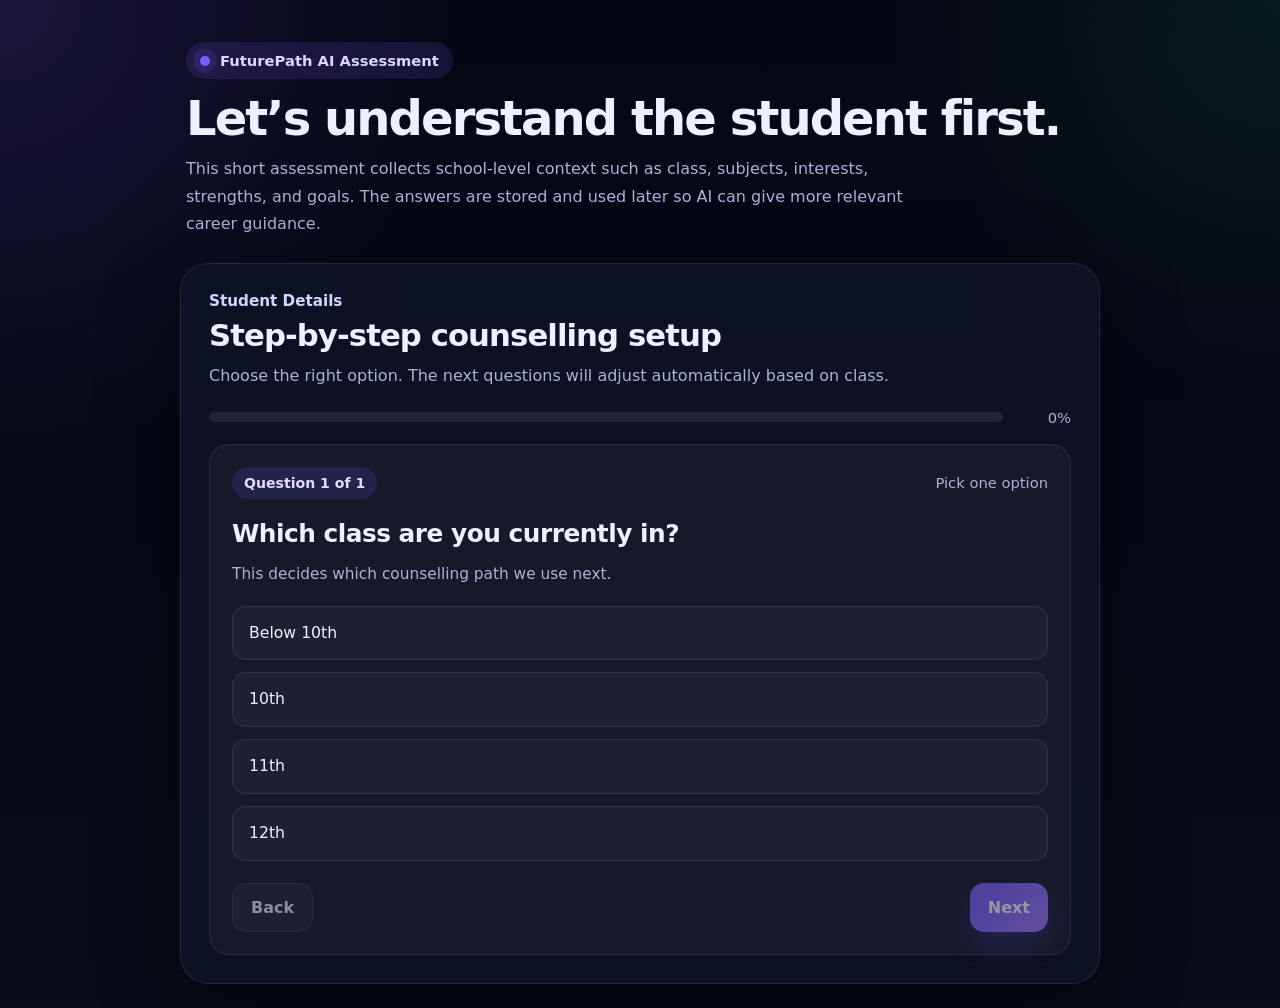
<file: assessment.html>
<!DOCTYPE html>
<html lang="en">
<head>
  <meta charset="UTF-8" />
  <meta name="viewport" content="width=device-width, initial-scale=1.0" />
  <title>FuturePath AI | Assessment</title>
  <style>
    :root {
      --bg: #070b17;
      --panel: rgba(15, 20, 40, 0.82);
      --panel-2: rgba(255, 255, 255, 0.04);
      --border: rgba(255, 255, 255, 0.09);
      --text: #edf1ff;
      --muted: #aab3d6;
      --accent: #7c5cff;
      --accent-2: #22c55e;
      --accent-3: #38bdf8;
      --shadow: 0 22px 80px rgba(0, 0, 0, 0.38);
      --radius-xl: 28px;
      --radius-lg: 20px;
      --radius-md: 14px;
      --transition: 200ms ease;
    }

    * { box-sizing: border-box; }
    html, body {
      margin: 0;
      min-height: 100%;
      font-family: Inter, ui-sans-serif, system-ui, -apple-system, BlinkMacSystemFont, "Segoe UI", sans-serif;
      background:
        radial-gradient(circle at top left, rgba(124, 92, 255, 0.16), transparent 28%),
        radial-gradient(circle at top right, rgba(34, 197, 94, 0.10), transparent 24%),
        linear-gradient(180deg, #050714 0%, #070b17 100%);
      color: var(--text);
    }

    .page {
      min-height: 100vh;
      padding: 24px;
      display: grid;
      place-items: center;
    }

    .container {
      width: min(920px, 100%);
    }

    .hero {
      margin-bottom: 18px;
      padding: 18px 6px 8px;
    }

    .badge {
      display: inline-flex;
      align-items: center;
      gap: 10px;
      padding: 10px 14px;
      border-radius: 999px;
      background: rgba(124, 92, 255, 0.14);
      color: #ddd6ff;
      font-size: 0.92rem;
      font-weight: 700;
      margin-bottom: 14px;
    }

    .badge .dot {
      width: 10px;
      height: 10px;
      border-radius: 50%;
      background: var(--accent);
      box-shadow: 0 0 0 7px rgba(124, 92, 255, 0.14);
    }

    .hero h1 {
      margin: 0;
      font-size: clamp(2rem, 4vw, 3rem);
      line-height: 1.05;
      letter-spacing: -0.04em;
    }

    .hero p {
      margin: 12px 0 0;
      max-width: 72ch;
      color: var(--muted);
      line-height: 1.7;
      font-size: 1rem;
    }

    .card {
      border: 1px solid var(--border);
      background: var(--panel);
      box-shadow: var(--shadow);
      backdrop-filter: blur(16px);
      border-radius: var(--radius-xl);
      padding: 28px;
    }

    .topline {
      display: flex;
      align-items: flex-start;
      justify-content: space-between;
      gap: 14px;
      margin-bottom: 16px;
    }

    .topline .meta {
      color: #cfd6ff;
      font-weight: 700;
      font-size: 0.95rem;
      margin-bottom: 8px;
    }

    .topline h2 {
      margin: 0;
      font-size: clamp(1.35rem, 2.4vw, 2rem);
      letter-spacing: -0.03em;
      line-height: 1.15;
    }

    .topline .desc {
      margin: 10px 0 0;
      color: var(--muted);
      line-height: 1.6;
      max-width: 68ch;
    }

    .progress-wrap {
      display: flex;
      align-items: center;
      gap: 12px;
      margin: 20px 0 18px;
    }

    .progress-bar {
      flex: 1;
      height: 10px;
      border-radius: 999px;
      overflow: hidden;
      background: rgba(255, 255, 255, 0.08);
    }

    .progress-fill {
      width: 0%;
      height: 100%;
      border-radius: inherit;
      background: linear-gradient(90deg, var(--accent), #9f7bff);
      transition: width var(--transition);
    }

    .progress-text {
      min-width: 56px;
      text-align: right;
      color: var(--muted);
      font-size: 0.92rem;
    }

    .question-shell {
      border-radius: var(--radius-lg);
      border: 1px solid rgba(255, 255, 255, 0.08);
      background: rgba(255, 255, 255, 0.035);
      padding: 22px;
      min-height: 330px;
      display: flex;
      flex-direction: column;
      gap: 18px;
    }

    .question-header {
      display: flex;
      align-items: center;
      justify-content: space-between;
      gap: 12px;
      flex-wrap: wrap;
    }

    .step-pill {
      display: inline-flex;
      align-items: center;
      padding: 8px 12px;
      border-radius: 999px;
      background: rgba(124, 92, 255, 0.14);
      color: #e3dbff;
      font-size: 0.88rem;
      font-weight: 700;
    }

    .hint {
      color: var(--muted);
      font-size: 0.92rem;
    }

    .question-title {
      margin: 0;
      font-size: clamp(1.2rem, 2.1vw, 1.55rem);
      line-height: 1.35;
      letter-spacing: -0.02em;
    }

    .question-help {
      margin: -6px 0 0;
      color: var(--muted);
      line-height: 1.65;
      font-size: 0.96rem;
    }

    .options {
      display: grid;
      gap: 12px;
    }

    .option-btn {
      width: 100%;
      border: 1px solid rgba(255, 255, 255, 0.09);
      background: rgba(255, 255, 255, 0.03);
      color: var(--text);
      border-radius: var(--radius-md);
      padding: 15px 16px;
      text-align: left;
      cursor: pointer;
      font: inherit;
      font-size: 0.98rem;
      line-height: 1.45;
      transition: transform var(--transition), background var(--transition), border-color var(--transition);
    }

    .option-btn:hover,
    .option-btn:focus-visible {
      transform: translateY(-1px);
      border-color: rgba(124, 92, 255, 0.55);
      background: rgba(124, 92, 255, 0.12);
      outline: none;
    }

    .option-btn.selected {
      border-color: rgba(124, 92, 255, 0.9);
      background: rgba(124, 92, 255, 0.17);
    }

    .chips {
      display: flex;
      flex-wrap: wrap;
      gap: 10px;
    }

    .chip {
      border: 1px solid rgba(255, 255, 255, 0.10);
      background: rgba(255, 255, 255, 0.04);
      color: var(--text);
      padding: 11px 14px;
      border-radius: 999px;
      cursor: pointer;
      font: inherit;
      font-size: 0.94rem;
      transition: background var(--transition), border-color var(--transition), transform var(--transition);
    }

    .chip:hover,
    .chip:focus-visible {
      transform: translateY(-1px);
      border-color: rgba(124, 92, 255, 0.55);
      background: rgba(124, 92, 255, 0.12);
      outline: none;
    }

    .chip.selected {
      border-color: rgba(124, 92, 255, 0.9);
      background: rgba(124, 92, 255, 0.18);
    }

    .multi-note {
      margin: -2px 0 0;
      color: var(--muted);
      font-size: 0.9rem;
    }

    .other-wrap {
      display: none;
      margin-top: 6px;
    }

    .other-wrap.show {
      display: block;
    }

    .other-input {
      width: 100%;
      padding: 15px 16px;
      border-radius: var(--radius-md);
      border: 1px solid rgba(255, 255, 255, 0.10);
      background: rgba(8, 12, 28, 0.68);
      color: var(--text);
      font: inherit;
      outline: none;
      transition: border-color var(--transition), background var(--transition);
    }

    .other-input:focus {
      border-color: rgba(124, 92, 255, 0.75);
      background: rgba(10, 16, 36, 0.84);
    }

    .actions {
      display: flex;
      gap: 12px;
      justify-content: space-between;
      flex-wrap: wrap;
      margin-top: auto;
      padding-top: 4px;
    }

    .btn {
      border: 0;
      border-radius: 14px;
      padding: 14px 18px;
      font: inherit;
      font-weight: 800;
      cursor: pointer;
      transition: transform var(--transition), opacity var(--transition), background var(--transition);
    }

    .btn:hover,
    .btn:focus-visible {
      transform: translateY(-1px);
      outline: none;
    }

    .btn-secondary {
      background: rgba(255, 255, 255, 0.06);
      color: var(--text);
      border: 1px solid rgba(255, 255, 255, 0.1);
    }

    .btn-primary {
      background: linear-gradient(135deg, var(--accent), #9f7bff);
      color: white;
      box-shadow: 0 14px 30px rgba(124, 92, 255, 0.25);
    }

    .btn:disabled {
      cursor: not-allowed;
      opacity: 0.55;
      transform: none;
    }

    .summary {
      display: none;
      margin-top: 16px;
      border-radius: var(--radius-lg);
      border: 1px solid rgba(255, 255, 255, 0.08);
      background: rgba(255, 255, 255, 0.04);
      padding: 18px;
    }

    .summary.show {
      display: block;
    }

    .summary h3 {
      margin: 0 0 10px;
      font-size: 1.05rem;
    }

    .summary p {
      margin: 0;
      color: var(--muted);
      line-height: 1.65;
      font-size: 0.95rem;
    }

    .next-steps {
      display: none;
      margin-top: 16px;
      border-radius: var(--radius-lg);
      border: 1px solid rgba(255, 255, 255, 0.08);
      background: rgba(255, 255, 255, 0.04);
      padding: 20px;
    }

    .next-steps.show {
      display: block;
    }

    .next-steps h3 {
      margin: 0 0 10px;
      font-size: 1.05rem;
    }

    .next-steps p {
      margin: 0 0 14px;
      color: var(--muted);
      line-height: 1.65;
      font-size: 0.95rem;
    }

    .choice-grid {
      display: grid;
      grid-template-columns: repeat(2, minmax(0, 1fr));
      gap: 12px;
    }

    .choice-card {
      border-radius: 18px;
      border: 1px solid rgba(255, 255, 255, 0.08);
      background: rgba(2, 6, 23, 0.35);
      padding: 16px;
      text-align: left;
      display: grid;
      gap: 8px;
      transition: transform var(--transition), border-color var(--transition), background var(--transition);
    }

    .choice-card:hover,
    .choice-card:focus-visible {
      transform: translateY(-2px);
      border-color: rgba(124, 92, 255, 0.45);
      background: rgba(124, 92, 255, 0.08);
      outline: none;
    }

    .choice-card strong {
      font-size: 1rem;
    }

    .choice-card span {
      color: var(--muted);
      font-size: 0.92rem;
      line-height: 1.5;
    }

    .hidden {
      display: none !important;
    }

    @media (max-width: 640px) {
      .page { padding: 14px; }
      .hero { padding: 6px 2px 10px; }
      .card { padding: 18px; border-radius: 22px; }
      .question-shell { padding: 18px; min-height: 0; }
      .actions { flex-direction: column-reverse; }
      .btn { width: 100%; }
      .progress-wrap { margin-top: 16px; }
      .choice-grid { grid-template-columns: 1fr; }
    }
  </style>
</head>
<body>
  <main class="page">
    <div class="container">
      <header class="hero">
        <div class="badge"><span class="dot"></span> FuturePath AI Assessment</div>
        <h1>Let’s understand the student first.</h1>
        <p>
          This short assessment collects school-level context such as class, subjects, interests, strengths, and goals.
          The answers are stored and used later so AI can give more relevant career guidance.
        </p>
      </header>

      <section class="card" aria-label="Assessment form">
        <div class="topline">
          <div>
            <div class="meta" id="sectionMeta">Student Details</div>
            <h2 id="formTitle">Step-by-step counselling setup</h2>
            <p class="desc" id="formDesc">Choose the right option for each question. The flow will change based on class.</p>
          </div>
        </div>

        <div class="progress-wrap" aria-label="Progress bar">
          <div class="progress-bar"><div class="progress-fill" id="progressFill"></div></div>
          <div class="progress-text" id="progressText">0%</div>
        </div>

        <div class="question-shell" id="questionShell">
          <div class="question-header">
            <span class="step-pill" id="stepPill">Question 1 of 1</span>
            <span class="hint" id="questionHint">Pick one option</span>
          </div>

          <h3 class="question-title" id="questionTitle"></h3>
          <p class="question-help" id="questionHelp"></p>

          <div id="questionArea"></div>

          <div class="other-wrap" id="otherWrap">
            <input id="otherInput" class="other-input" type="text" placeholder="Type your answer here" />
          </div>

          <div class="actions">
            <button class="btn btn-secondary" id="backBtn" type="button">Back</button>
            <button class="btn btn-primary" id="nextBtn" type="button">Next</button>
          </div>
        </div>

        <div class="summary" id="summaryBox">
          <h3>Profile saved</h3>
          <p>Your assessment data has been saved locally. Choose the next step below.</p>
        </div>

        <div class="next-steps" id="nextStepsBox">
          <h3>What would you like to do next?</h3>
          <p>You can take a personalized quiz first, or go straight to the chatbot for career guidance.</p>

          <div class="choice-grid">
            <button class="choice-card" id="goQuizBtn" type="button">
              <strong>Take Personalized Quiz</strong>
              <span>Answer a short quiz based on your assessment to refine your career match.</span>
            </button>

            <button class="choice-card" id="goChatBtn" type="button">
              <strong>Talk to Chatbot Directly</strong>
              <span>Skip the quiz and move straight to AI counselling with your assessment profile.</span>
            </button>
          </div>
        </div>
      </section>
    </div>
  </main>

  <script>
    const questionSets = {
      initial: [
        {
          id: "classLevel",
          title: "Which class are you currently in?",
          help: "This decides which counselling path we use next.",
          type: "single",
          sectionTitle: "Student Details",
          options: ["Below 10th", "10th", "11th", "12th"]
        }
      ],
      lowerSchool: [
        {
          id: "subjects",
          title: "Which subjects do you enjoy the most?",
          help: "Select one or more subjects. Choose Other if your subject is not listed.",
          type: "multi",
          sectionTitle: "Stream Selection",
          options: ["Science", "Math", "Social Science", "English", "Computer", "Other"]
        },
        {
          id: "interests",
          title: "What are your interests?",
          help: "These help us understand what kind of stream may suit the student.",
          type: "multi",
          sectionTitle: "Stream Selection",
          options: ["Technology", "Medical / Biology", "Business", "Creative (Art, Design)", "Helping people", "Other"]
        },
        {
          id: "strengths",
          title: "What are your strengths?",
          help: "Pick the qualities that describe you best.",
          type: "multi",
          sectionTitle: "Stream Selection",
          options: ["Logical thinking", "Creativity", "Communication", "Practical skills", "Other"]
        },
        {
          id: "priority",
          title: "What matters most to you?",
          help: "This helps the system understand the student’s priorities.",
          type: "single",
          sectionTitle: "Stream Selection",
          options: ["High salary", "Passion", "Job stability", "Business", "Other"]
        }
      ],
      seniorSchool: [
        {
          id: "stream",
          title: "Which stream are you studying now?",
          help: "Use school-friendly terms for the stream.",
          type: "single",
          sectionTitle: "Career Guidance",
          options: ["Science (Medical)", "Science (Non-Medical)", "Commerce", "Arts"]
        },
        {
          id: "subjects",
          title: "Which subjects do you like the most?",
          help: "Select one or more subjects. These help us suggest courses after school.",
          type: "multi",
          sectionTitle: "Career Guidance",
          options: ["Physics", "Chemistry", "Biology", "Math", "Accountancy", "Economics", "Business Studies", "History", "Political Science", "English", "Computer Science", "Other"]
        },
        {
          id: "interests",
          title: "What are your interests?",
          help: "Choose the areas that feel most exciting to you.",
          type: "multi",
          sectionTitle: "Career Guidance",
          options: ["Technology / Coding", "Medical", "Finance", "Design / Creativity", "Government jobs", "Teaching", "Helping people", "Other"]
        },
        {
          id: "strengths",
          title: "What are your strengths?",
          help: "Choose the qualities that match you best.",
          type: "multi",
          sectionTitle: "Career Guidance",
          options: ["Problem solving", "Communication", "Creativity", "Leadership", "Analytical thinking", "Other"]
        },
        {
          id: "goal",
          title: "What is your main goal right now?",
          help: "This helps us suggest careers and courses in the right direction.",
          type: "single",
          sectionTitle: "Career Guidance",
          options: ["Job", "Higher studies", "Business", "Government job", "Other"]
        }
      ]
    };

    const state = {
      flow: "initial",
      questions: questionSets.initial.slice(),
      index: 0,
      answers: {},
      selectedSingle: null,
      selectedMulti: [],
      otherValue: ""
    };

    const ui = {
      sectionMeta: document.getElementById("sectionMeta"),
      formTitle: document.getElementById("formTitle"),
      formDesc: document.getElementById("formDesc"),
      progressFill: document.getElementById("progressFill"),
      progressText: document.getElementById("progressText"),
      stepPill: document.getElementById("stepPill"),
      questionHint: document.getElementById("questionHint"),
      questionTitle: document.getElementById("questionTitle"),
      questionHelp: document.getElementById("questionHelp"),
      questionArea: document.getElementById("questionArea"),
      otherWrap: document.getElementById("otherWrap"),
      otherInput: document.getElementById("otherInput"),
      backBtn: document.getElementById("backBtn"),
      nextBtn: document.getElementById("nextBtn"),
      questionShell: document.getElementById("questionShell"),
      summaryBox: document.getElementById("summaryBox"),
      nextStepsBox: document.getElementById("nextStepsBox"),
      goQuizBtn: document.getElementById("goQuizBtn"),
      goChatBtn: document.getElementById("goChatBtn")
    };

    function getCurrentQuestion() {
      return state.questions[state.index];
    }

    function getProgressPercent() {
      const total = state.questions.length;
      if (total <= 1) return 0;
      return Math.round((state.index / total) * 100);
    }

    function updateProgress() {
      const percent = getProgressPercent();
      ui.progressFill.style.width = `${percent}%`;
      ui.progressText.textContent = `${percent}%`;
      ui.stepPill.textContent = `Question ${Math.min(state.index + 1, state.questions.length)} of ${state.questions.length}`;
    }

    function setFlow(flow) {
      state.flow = flow;
      state.questions = [questionSets.initial[0], ...(flow === "lowerSchool" ? questionSets.lowerSchool : questionSets.seniorSchool)];
      state.index = 1;
      state.selectedSingle = null;
      state.selectedMulti = [];
      state.otherValue = "";
      renderQuestion();
    }

    function showOtherInput(show) {
      ui.otherWrap.classList.toggle("show", show);
      if (show) ui.otherInput.focus();
      else ui.otherInput.value = "";
    }

    function renderQuestion() {
      const q = getCurrentQuestion();
      if (!q) return;

      ui.sectionMeta.textContent = q.sectionTitle || "Student Details";
      ui.formTitle.textContent = state.index === 0 ? "Step-by-step counselling setup" : (q.sectionTitle || "Counselling setup");
      ui.formDesc.textContent = state.index === 0
        ? "Choose the right option. The next questions will adjust automatically based on class."
        : (q.help || "");

      ui.questionTitle.textContent = q.title;
      ui.questionHelp.textContent = q.help || "";
      ui.questionHint.textContent = q.type === "single" ? "Pick one option" : "Pick one or more options";

      ui.questionArea.innerHTML = "";
      ui.otherWrap.classList.remove("show");
      ui.otherInput.value = "";

      if (q.type === "single") {
        const wrap = document.createElement("div");
        wrap.className = "options";

        q.options.forEach((option) => {
          const btn = document.createElement("button");
          btn.type = "button";
          btn.className = "option-btn";
          btn.textContent = option;

          if (state.selectedSingle === option) btn.classList.add("selected");

          btn.addEventListener("click", () => {
            state.selectedSingle = option;
            [...ui.questionArea.querySelectorAll(".option-btn")].forEach((b) => b.classList.toggle("selected", b.textContent === option));

            if (option === "Other") {
              showOtherInput(true);
            } else {
              state.otherValue = "";
              showOtherInput(false);
            }
            updateButtons();
          });

          wrap.appendChild(btn);
        });

        ui.questionArea.appendChild(wrap);
      } else {
        const wrap = document.createElement("div");
        wrap.className = "chips";

        q.options.forEach((option) => {
          const chip = document.createElement("button");
          chip.type = "button";
          chip.className = "chip";
          chip.textContent = option;
          if (state.selectedMulti.includes(option)) chip.classList.add("selected");

          chip.addEventListener("click", () => {
            const idx = state.selectedMulti.indexOf(option);
            if (idx >= 0) state.selectedMulti.splice(idx, 1);
            else state.selectedMulti.push(option);

            const allChips = [...ui.questionArea.querySelectorAll(".chip")];
            allChips.forEach((c) => c.classList.toggle("selected", state.selectedMulti.includes(c.textContent)));

            if (state.selectedMulti.includes("Other")) {
              showOtherInput(true);
            } else {
              state.otherValue = "";
              showOtherInput(false);
            }
            updateButtons();
          });

          wrap.appendChild(chip);
        });

        ui.questionArea.appendChild(wrap);

        const note = document.createElement("p");
        note.className = "multi-note";
        note.textContent = "You can pick more than one answer. Use Other to add a custom response.";
        ui.questionArea.appendChild(note);
      }

      ui.backBtn.disabled = state.index === 0;
      ui.nextBtn.disabled = true;
      updateProgress();
      updateButtons();
    }

    function updateButtons() {
      const q = getCurrentQuestion();
      if (!q) return;

      if (q.type === "single") {
        ui.nextBtn.disabled = !state.selectedSingle;
      } else {
        ui.nextBtn.disabled = state.selectedMulti.length === 0;
      }
      ui.backBtn.disabled = state.index === 0;
    }

    function saveCurrentAnswer() {
      const q = getCurrentQuestion();
      if (!q) return;

      if (q.type === "single") {
        let value = state.selectedSingle;
        if (value === "Other") {
          value = state.otherValue.trim() || "Other";
        }
        state.answers[q.id] = value;
      } else {
        const values = [...state.selectedMulti];
        if (values.includes("Other")) {
          const custom = state.otherValue.trim();
          if (custom) values.push(custom);
        }
        state.answers[q.id] = values;
      }
    }

    function finishAssessment() {
      saveCurrentAnswer();

      const profile = {
        classLevel: state.answers.classLevel || null,
        stream: state.answers.stream || null,
        subjects: state.answers.subjects || [],
        interests: state.answers.interests || [],
        strengths: state.answers.strengths || [],
        priority: state.answers.priority || null,
        goal: state.answers.goal || null,
        assessmentFlow: state.flow,
        assessmentCompletedAt: new Date().toISOString()
      };

      localStorage.setItem("studentProfile", JSON.stringify(profile));
      localStorage.setItem("futurepathAssessmentComplete", "true");

      ui.progressFill.style.width = "100%";
      ui.progressText.textContent = "100%";

      ui.questionShell.classList.add("hidden");
      ui.summaryBox.classList.add("show");
      ui.nextStepsBox.classList.add("show");
    }

    function nextStep() {
      saveCurrentAnswer();

      const q = getCurrentQuestion();
      if (q && q.id === "classLevel") {
        if (state.selectedSingle === "Below 10th" || state.selectedSingle === "10th") {
          setFlow("lowerSchool");
          return;
        }
        if (state.selectedSingle === "11th" || state.selectedSingle === "12th") {
          setFlow("seniorSchool");
          return;
        }
      }

      if (state.index < state.questions.length - 1) {
        state.index += 1;
        state.selectedSingle = null;
        state.selectedMulti = [];
        state.otherValue = "";
        renderQuestion();
        return;
      }

      finishAssessment();
    }

    function previousStep() {
      if (state.index === 0) return;

      state.index -= 1;
      state.selectedSingle = state.answers.classLevel || null;
      state.selectedMulti = [];
      state.otherValue = "";
      renderQuestion();
    }

    ui.goQuizBtn.addEventListener("click", () => {
      localStorage.setItem("assessmentNextStep", "quiz");
      window.location.href = "quiz.html";
    });

    ui.goChatBtn.addEventListener("click", () => {
      localStorage.setItem("assessmentNextStep", "chat");
      window.location.href = "chat.html";
    });

    ui.nextBtn.addEventListener("click", nextStep);
    ui.backBtn.addEventListener("click", previousStep);

    ui.otherInput.addEventListener("input", (e) => {
      state.otherValue = e.target.value;
      updateButtons();
    });

    document.addEventListener("keydown", (e) => {
      if (e.key === "Enter") {
        const tag = document.activeElement && document.activeElement.tagName ? document.activeElement.tagName.toLowerCase() : "";
        if (tag !== "textarea") {
          e.preventDefault();
          if (!ui.nextBtn.disabled) nextStep();
        }
      }
    });

    renderQuestion();
  </script>
</file>
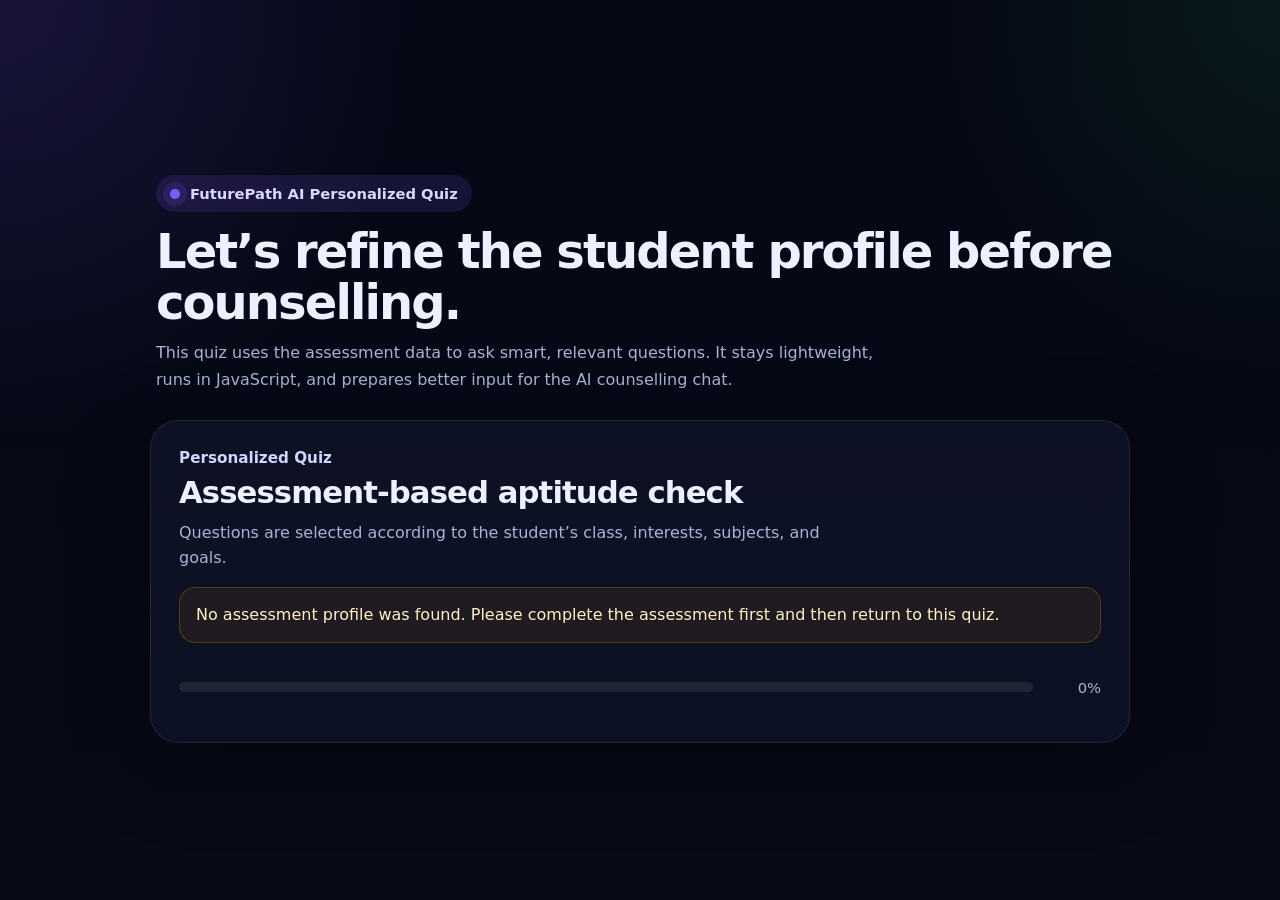
<file: quiz.html>
<!DOCTYPE html>
<html lang="en">
<head>
  <meta charset="UTF-8" />
  <meta name="viewport" content="width=device-width, initial-scale=1.0" />
  <meta name="theme-color" content="#070b17" />
  <title>FuturePath AI | Personalized Quiz</title>
  <style>
    :root {
      --bg: #070b17;
      --panel: rgba(15, 20, 40, 0.82);
      --panel-2: rgba(255, 255, 255, 0.04);
      --border: rgba(255, 255, 255, 0.09);
      --text: #edf1ff;
      --muted: #aab3d6;
      --accent: #7c5cff;
      --accent-2: #22c55e;
      --warning: #f59e0b;
      --shadow: 0 22px 80px rgba(0, 0, 0, 0.38);
      --radius-xl: 28px;
      --radius-lg: 20px;
      --radius-md: 14px;
      --transition: 200ms ease;
    }

    * { box-sizing: border-box; }
    html, body {
      margin: 0;
      min-height: 100%;
      font-family: Inter, ui-sans-serif, system-ui, -apple-system, BlinkMacSystemFont, "Segoe UI", sans-serif;
      background:
        radial-gradient(circle at top left, rgba(124, 92, 255, 0.16), transparent 28%),
        radial-gradient(circle at top right, rgba(34, 197, 94, 0.10), transparent 24%),
        linear-gradient(180deg, #050714 0%, #070b17 100%);
      color: var(--text);
    }

    .page {
      min-height: 100vh;
      padding: 24px;
      display: grid;
      place-items: center;
    }

    .container {
      width: min(980px, 100%);
    }

    .hero {
      margin-bottom: 18px;
      padding: 18px 6px 8px;
    }

    .badge {
      display: inline-flex;
      align-items: center;
      gap: 10px;
      padding: 10px 14px;
      border-radius: 999px;
      background: rgba(124, 92, 255, 0.14);
      color: #ddd6ff;
      font-size: 0.92rem;
      font-weight: 700;
      margin-bottom: 14px;
    }

    .badge .dot {
      width: 10px;
      height: 10px;
      border-radius: 50%;
      background: var(--accent);
      box-shadow: 0 0 0 7px rgba(124, 92, 255, 0.14);
    }

    .hero h1 {
      margin: 0;
      font-size: clamp(2rem, 4vw, 3rem);
      line-height: 1.05;
      letter-spacing: -0.04em;
    }

    .hero p {
      margin: 12px 0 0;
      max-width: 72ch;
      color: var(--muted);
      line-height: 1.7;
      font-size: 1rem;
    }

    .card {
      border: 1px solid var(--border);
      background: var(--panel);
      box-shadow: var(--shadow);
      backdrop-filter: blur(16px);
      border-radius: var(--radius-xl);
      padding: 28px;
    }

    .topline {
      display: flex;
      align-items: flex-start;
      justify-content: space-between;
      gap: 14px;
      margin-bottom: 16px;
    }

    .topline .meta {
      color: #cfd6ff;
      font-weight: 700;
      font-size: 0.95rem;
      margin-bottom: 8px;
    }

    .topline h2 {
      margin: 0;
      font-size: clamp(1.35rem, 2.4vw, 2rem);
      letter-spacing: -0.03em;
      line-height: 1.15;
    }

    .topline .desc {
      margin: 10px 0 0;
      color: var(--muted);
      line-height: 1.6;
      max-width: 68ch;
    }

    .progress-wrap {
      display: flex;
      align-items: center;
      gap: 12px;
      margin: 20px 0 18px;
    }

    .progress-bar {
      flex: 1;
      height: 10px;
      border-radius: 999px;
      overflow: hidden;
      background: rgba(255, 255, 255, 0.08);
    }

    .progress-fill {
      width: 0%;
      height: 100%;
      border-radius: inherit;
      background: linear-gradient(90deg, var(--accent), #9f7bff);
      transition: width var(--transition);
    }

    .progress-text {
      min-width: 56px;
      text-align: right;
      color: var(--muted);
      font-size: 0.92rem;
    }

    .question-shell {
      border-radius: var(--radius-lg);
      border: 1px solid rgba(255, 255, 255, 0.08);
      background: rgba(255, 255, 255, 0.035);
      padding: 22px;
      min-height: 360px;
      display: flex;
      flex-direction: column;
      gap: 18px;
    }

    .question-header {
      display: flex;
      align-items: center;
      justify-content: space-between;
      gap: 12px;
      flex-wrap: wrap;
    }

    .step-pill {
      display: inline-flex;
      align-items: center;
      padding: 8px 12px;
      border-radius: 999px;
      background: rgba(124, 92, 255, 0.14);
      color: #e3dbff;
      font-size: 0.88rem;
      font-weight: 700;
    }

    .hint {
      color: var(--muted);
      font-size: 0.92rem;
    }

    .question-title {
      margin: 0;
      font-size: clamp(1.2rem, 2.1vw, 1.55rem);
      line-height: 1.35;
      letter-spacing: -0.02em;
    }

    .question-help {
      margin: -6px 0 0;
      color: var(--muted);
      line-height: 1.65;
      font-size: 0.96rem;
    }

    .context-box {
      display: grid;
      gap: 12px;
      grid-template-columns: repeat(4, minmax(0, 1fr));
      margin-top: 4px;
    }

    .context-card {
      border-radius: var(--radius-md);
      background: rgba(255, 255, 255, 0.04);
      border: 1px solid rgba(255, 255, 255, 0.08);
      padding: 12px 14px;
      min-height: 72px;
    }

    .context-card span {
      display: block;
      color: var(--muted);
      font-size: 0.8rem;
      margin-bottom: 6px;
      text-transform: uppercase;
      letter-spacing: 0.08em;
    }

    .context-card strong {
      font-size: 0.96rem;
      line-height: 1.4;
    }

    .options {
      display: grid;
      gap: 12px;
    }

    .option-btn {
      width: 100%;
      border: 1px solid rgba(255, 255, 255, 0.09);
      background: rgba(255, 255, 255, 0.03);
      color: var(--text);
      border-radius: var(--radius-md);
      padding: 15px 16px;
      text-align: left;
      cursor: pointer;
      font: inherit;
      font-size: 0.98rem;
      line-height: 1.45;
      transition: transform var(--transition), background var(--transition), border-color var(--transition);
    }

    .option-btn:hover,
    .option-btn:focus-visible {
      transform: translateY(-1px);
      border-color: rgba(124, 92, 255, 0.55);
      background: rgba(124, 92, 255, 0.12);
      outline: none;
    }

    .option-btn.selected {
      border-color: rgba(124, 92, 255, 0.9);
      background: rgba(124, 92, 255, 0.17);
    }

    .choice-meta {
      display: flex;
      justify-content: space-between;
      gap: 12px;
      color: var(--muted);
      font-size: 0.9rem;
    }

    .analysis-box {
      margin-top: 6px;
      padding: 14px 16px;
      border-left: 3px solid var(--accent-2);
      border-radius: 0 12px 12px 0;
      background: rgba(34, 197, 94, 0.08);
      color: #dafbe7;
      display: none;
    }

    .analysis-box.show {
      display: block;
    }

    .actions {
      display: flex;
      gap: 12px;
      justify-content: space-between;
      flex-wrap: wrap;
      margin-top: auto;
      padding-top: 4px;
    }

    .btn {
      border: 0;
      border-radius: 14px;
      padding: 14px 18px;
      font: inherit;
      font-weight: 800;
      cursor: pointer;
      transition: transform var(--transition), opacity var(--transition), background var(--transition);
    }

    .btn:hover,
    .btn:focus-visible {
      transform: translateY(-1px);
      outline: none;
    }

    .btn-secondary {
      background: rgba(255, 255, 255, 0.06);
      color: var(--text);
      border: 1px solid rgba(255, 255, 255, 0.1);
    }

    .btn-primary {
      background: linear-gradient(135deg, var(--accent), #9f7bff);
      color: white;
      box-shadow: 0 14px 30px rgba(124, 92, 255, 0.25);
    }

    .btn:disabled {
      cursor: not-allowed;
      opacity: 0.55;
      transform: none;
    }

    .result-box {
      display: none;
      margin-top: 16px;
      border-radius: var(--radius-lg);
      border: 1px solid rgba(255, 255, 255, 0.08);
      background: rgba(255, 255, 255, 0.04);
      padding: 18px;
    }

    .result-box.show {
      display: block;
    }

    .result-grid {
      display: grid;
      gap: 12px;
      grid-template-columns: repeat(3, minmax(0, 1fr));
      margin-top: 14px;
    }

    .result-card {
      border-radius: 16px;
      background: rgba(2, 6, 23, 0.38);
      border: 1px solid rgba(255, 255, 255, 0.08);
      padding: 14px;
    }

    .result-card h4 {
      margin: 0 0 8px;
      font-size: 0.98rem;
    }

    .result-card p {
      margin: 0;
      color: var(--muted);
      line-height: 1.6;
      font-size: 0.92rem;
    }

    .hidden {
      display: none !important;
    }

    .warning-box {
      border: 1px solid rgba(245, 158, 11, 0.24);
      background: rgba(245, 158, 11, 0.08);
      color: #fff0c7;
      border-radius: 16px;
      padding: 14px 16px;
      line-height: 1.6;
      margin-bottom: 16px;
      display: none;
    }

    .warning-box.show {
      display: block;
    }

    @media (max-width: 920px) {
      .context-box {
        grid-template-columns: repeat(2, minmax(0, 1fr));
      }

      .result-grid {
        grid-template-columns: 1fr;
      }
    }

    @media (max-width: 640px) {
      .page { padding: 14px; }
      .hero { padding: 6px 2px 10px; }
      .card { padding: 18px; border-radius: 22px; }
      .question-shell { padding: 18px; min-height: 0; }
      .actions { flex-direction: column-reverse; }
      .btn { width: 100%; }
      .context-box { grid-template-columns: 1fr; }
    }
  </style>
</head>
<body>
  <main class="page">
    <div class="container">
      <header class="hero">
        <div class="badge"><span class="dot"></span> FuturePath AI Personalized Quiz</div>
        <h1>Let’s refine the student profile before counselling.</h1>
        <p>
          This quiz uses the assessment data to ask smart, relevant questions. It stays lightweight, runs in JavaScript,
          and prepares better input for the AI counselling chat.
        </p>
      </header>

      <section class="card" aria-label="Personalized quiz">
        <div class="topline">
          <div>
            <div class="meta" id="sectionMeta">Personalized Quiz</div>
            <h2 id="formTitle">Assessment-based aptitude check</h2>
            <p class="desc" id="formDesc">Questions are selected according to the student’s class, interests, subjects, and goals.</p>
          </div>
        </div>

        <div class="warning-box" id="warningBox"></div>

        <div class="context-box" id="contextBox"></div>

        <div class="progress-wrap" aria-label="Progress bar">
          <div class="progress-bar"><div class="progress-fill" id="progressFill"></div></div>
          <div class="progress-text" id="progressText">0%</div>
        </div>

        <div class="question-shell" id="questionShell">
          <div class="question-header">
            <span class="step-pill" id="stepPill">Question 1 of 1</span>
            <span class="hint" id="questionHint">Pick one option</span>
          </div>

          <h3 class="question-title" id="questionTitle"></h3>
          <p class="question-help" id="questionHelp"></p>

          <div class="choice-meta">
            <span id="trackMeta">Track: General</span>
            <span id="difficultyMeta">Level: Aptitude</span>
          </div>

          <div id="questionArea"></div>

          <div class="analysis-box" id="analysisBox"></div>

          <div class="actions">
            <button class="btn btn-secondary" id="backBtn" type="button">Back</button>
            <button class="btn btn-primary" id="nextBtn" type="button">Next</button>
          </div>
        </div>

        <div class="result-box" id="resultBox">
          <h3 style="margin:0; font-size:1.05rem;">Quiz completed</h3>
          <p id="resultSummary" style="margin:10px 0 0; color:var(--muted); line-height:1.65;"></p>
          <div class="result-grid" id="resultGrid"></div>
        </div>
      </section>
    </div>
  </main>

  <script>
    const STORAGE_PROFILE_KEY = "studentProfile";
    const STORAGE_QUIZ_KEY = "quizResult";

    const ui = {
      warningBox: document.getElementById("warningBox"),
      contextBox: document.getElementById("contextBox"),
      sectionMeta: document.getElementById("sectionMeta"),
      formTitle: document.getElementById("formTitle"),
      formDesc: document.getElementById("formDesc"),
      progressFill: document.getElementById("progressFill"),
      progressText: document.getElementById("progressText"),
      stepPill: document.getElementById("stepPill"),
      questionHint: document.getElementById("questionHint"),
      questionTitle: document.getElementById("questionTitle"),
      questionHelp: document.getElementById("questionHelp"),
      questionArea: document.getElementById("questionArea"),
      trackMeta: document.getElementById("trackMeta"),
      difficultyMeta: document.getElementById("difficultyMeta"),
      analysisBox: document.getElementById("analysisBox"),
      questionShell: document.getElementById("questionShell"),
      resultBox: document.getElementById("resultBox"),
      resultSummary: document.getElementById("resultSummary"),
      resultGrid: document.getElementById("resultGrid"),
      backBtn: document.getElementById("backBtn"),
      nextBtn: document.getElementById("nextBtn")
    };

    function safeParse(raw) {
      try {
        return raw ? JSON.parse(raw) : null;
      } catch {
        return null;
      }
    }

    const profile = safeParse(localStorage.getItem(STORAGE_PROFILE_KEY));

    if (!profile) {
      ui.warningBox.classList.add("show");
      ui.warningBox.innerHTML = `No assessment profile was found. Please complete the assessment first and then return to this quiz.`;
      ui.questionShell.classList.add("hidden");
      ui.resultBox.classList.add("hidden");
      throw new Error("Missing studentProfile in localStorage");
    }

    function normalizeText(value) {
      return String(value || "").toLowerCase();
    }

    function includesAny(source, keywords) {
      const text = normalizeText(Array.isArray(source) ? source.join(" ") : source);
      return keywords.some(k => text.includes(k));
    }

    function detectPrimaryPath(p) {
      const interests = p.interests || [];
      const subjects = p.subjects || [];
      const stream = normalizeText(p.stream || "");
      const classLevel = normalizeText(p.classLevel || "");
      const goal = normalizeText(p.goal || "");

      if (includesAny(interests, ["technology", "coding", "computer", "tech"]) || includesAny(subjects, ["computer", "math", "physics"]) || stream.includes("non-medical")) return "tech";
      if (includesAny(interests, ["medical", "biology", "health", "doctor", "nursing"]) || includesAny(subjects, ["biology", "chemistry"]) || stream.includes("medical")) return "medical";
      if (includesAny(interests, ["business", "finance", "commerce", "entrepreneur", "money"]) || stream.includes("commerce") || goal.includes("business")) return "commerce";
      if (includesAny(interests, ["creative", "design", "art", "writing", "media"]) || stream.includes("arts") || includesAny(subjects, ["english", "history", "political science"])) return "creative";
      if (includesAny(interests, ["helping people", "teaching", "social", "community"]) || goal.includes("government") || goal.includes("teacher")) return "social";

      if (classLevel.includes("below 10") || classLevel.includes("10th")) return "foundation";
      return "general";
    }

    const path = detectPrimaryPath(profile);

    const contextItems = [
      { label: "Class", value: profile.classLevel || "Not set" },
      { label: "Stream", value: profile.stream || "Not set" },
      { label: "Interests", value: Array.isArray(profile.interests) ? profile.interests.slice(0, 2).join(", ") || "Not set" : "Not set" },
      { label: "Goal", value: profile.goal || "Not set" }
    ];

    ui.contextBox.innerHTML = contextItems.map(item => `
      <div class="context-card">
        <span>${item.label}</span>
        <strong>${item.value}</strong>
      </div>
    `).join("");

    const resultLabels = {
      tech: {
        title: "Technology & Problem Solving",
        careers: "Software Development, Data Science, AI/ML, Cybersecurity, App Development",
        note: "The profile shows strong alignment with logical and technical pathways."
      },
      medical: {
        title: "Medical & Life Sciences",
        careers: "MBBS, BDS, Nursing, Pharmacy, Biomedical Science, Physiotherapy",
        note: "The profile suggests interest in biology, care, or health-related careers."
      },
      commerce: {
        title: "Commerce & Business",
        careers: "B.Com, CA, Finance, Marketing, Entrepreneurship, Banking",
        note: "The profile fits business, money, and market-oriented career paths."
      },
      creative: {
        title: "Creative & Communication",
        careers: "Design, Journalism, Content Writing, Animation, Advertising, UX/UI",
        note: "The profile points to creative expression and communication strengths."
      },
      social: {
        title: "Social Impact & People-Centered Careers",
        careers: "Teaching, Psychology, Public Administration, Social Work, Law, HR",
        note: "The profile suggests an interest in helping people and leadership roles."
      },
      foundation: {
        title: "Foundation & Stream Selection",
        careers: "Science (Medical), Science (Non-Medical), Commerce, Arts",
        note: "At this stage, the quiz focuses on stream discovery and aptitude."
      },
      general: {
        title: "Balanced Career Exploration",
        careers: "Multiple pathways based on aptitude and subject preference",
        note: "The profile is mixed, so the quiz checks broader strengths before final guidance."
      }
    };

    const questionBanks = {
      tech: [
        {
          id: "tech1",
          title: "When you face a new challenge, what feels most natural?",
          help: "This helps us understand whether you prefer logic, creativity, or people interaction.",
          options: [
            { text: "Break it into smaller logical steps", score: { tech: 2, commerce: 1 } },
            { text: "Look for a smart technical tool or app", score: { tech: 3 } },
            { text: "Discuss it with a team and plan together", score: { social: 1, commerce: 1 } },
            { text: "Turn it into something visually appealing", score: { creative: 2 } }
          ]
        },
        {
          id: "tech2",
          title: "Which activity sounds most interesting?",
          help: "Pick the option that feels most exciting to you.",
          options: [
            { text: "Building websites or apps", score: { tech: 3 } },
            { text: "Solving math or logic puzzles", score: { tech: 2 } },
            { text: "Explaining ideas to others", score: { social: 1 } },
            { text: "Creating designs or visuals", score: { creative: 1 } }
          ]
        },
        {
          id: "tech3",
          title: "What kind of work style do you prefer?",
          help: "Choose the environment you feel most comfortable in.",
          options: [
            { text: "Independent and detail-focused", score: { tech: 2 } },
            { text: "Team-based with brainstorming", score: { social: 1, creative: 1 } },
            { text: "Fast-paced and practical", score: { commerce: 1, tech: 1 } },
            { text: "Creative and idea-driven", score: { creative: 2 } }
          ]
        },
        {
          id: "tech4",
          title: "What do you enjoy more in school?",
          help: "Your answer helps us estimate your strongest orientation.",
          options: [
            { text: "Computer / Math / Physics", score: { tech: 3 } },
            { text: "Biology / Chemistry", score: { medical: 1 } },
            { text: "Business / Economics", score: { commerce: 1 } },
            { text: "English / Art / Design", score: { creative: 1 } }
          ]
        },
        {
          id: "tech5",
          title: "Which result feels most rewarding?",
          help: "This helps us understand what motivates you.",
          options: [
            { text: "Creating something useful for many people", score: { tech: 2, social: 1 } },
            { text: "Earning through smart problem solving", score: { tech: 2, commerce: 1 } },
            { text: "Helping a person directly", score: { social: 2 } },
            { text: "Making something beautiful and original", score: { creative: 2 } }
          ]
        }
      ],
      medical: [
        {
          id: "med1",
          title: "What kind of science work do you like more?",
          help: "Your answer helps us understand your scientific orientation.",
          options: [
            { text: "Studying living systems and health", score: { medical: 3 } },
            { text: "Experiments and lab work", score: { medical: 2, tech: 1 } },
            { text: "Explaining science to people", score: { social: 1 } },
            { text: "Using science in practical ways", score: { tech: 1, medical: 1 } }
          ]
        },
        {
          id: "med2",
          title: "Which classroom topic feels easiest to you?",
          help: "Pick the one you naturally understand better.",
          options: [
            { text: "Biology", score: { medical: 3 } },
            { text: "Chemistry", score: { medical: 2, tech: 1 } },
            { text: "Math", score: { tech: 1, commerce: 1 } },
            { text: "English", score: { creative: 1, social: 1 } }
          ]
        },
        {
          id: "med3",
          title: "What type of helping role feels meaningful?",
          help: "This shows whether you connect with care, research, or support work.",
          options: [
            { text: "Helping patients and caring directly", score: { medical: 3 } },
            { text: "Researching and finding better solutions", score: { medical: 2, tech: 1 } },
            { text: "Educating people about health", score: { social: 2 } },
            { text: "Managing health-related information", score: { commerce: 1, medical: 1 } }
          ]
        },
        {
          id: "med4",
          title: "Which future path sounds more like you?",
          help: "Think of what feels more natural, not what others expect.",
          options: [
            { text: "Doctor / Dentist / Surgeon", score: { medical: 3 } },
            { text: "Pharmacy / Nursing / Physiotherapy", score: { medical: 2 } },
            { text: "Biotech / Research / Lab science", score: { medical: 2, tech: 1 } },
            { text: "Teaching science", score: { social: 1 } }
          ]
        },
        {
          id: "med5",
          title: "What motivates you most?",
          help: "This helps us refine the recommendation.",
          options: [
            { text: "Caring for people", score: { social: 2, medical: 1 } },
            { text: "Understanding the human body", score: { medical: 3 } },
            { text: "Solving technical health problems", score: { tech: 1, medical: 2 } },
            { text: "Working in an organized professional setting", score: { commerce: 1 } }
          ]
        }
      ],
      commerce: [
        {
          id: "com1",
          title: "Which task sounds more interesting?",
          help: "This helps us see your business orientation.",
          options: [
            { text: "Managing money and numbers", score: { commerce: 3 } },
            { text: "Selling an idea or product", score: { commerce: 2 } },
            { text: "Building a digital tool", score: { tech: 1 } },
            { text: "Designing a creative campaign", score: { creative: 1 } }
          ]
        },
        {
          id: "com2",
          title: "What would you enjoy more in a project?",
          help: "Choose the option that feels closest to your style.",
          options: [
            { text: "Tracking profit, budget, and growth", score: { commerce: 3 } },
            { text: "Negotiating and convincing people", score: { commerce: 2, social: 1 } },
            { text: "Studying market trends", score: { commerce: 2 } },
            { text: "Making visuals for a brand", score: { creative: 1 } }
          ]
        },
        {
          id: "com3",
          title: "How do you feel about entrepreneurship?",
          help: "This tells us whether you like building opportunities.",
          options: [
            { text: "Very exciting", score: { commerce: 3 } },
            { text: "Interesting, but risky", score: { commerce: 1 } },
            { text: "I prefer stable jobs", score: { commerce: 1, social: 1 } },
            { text: "I want to create something new", score: { tech: 1, creative: 1 } }
          ]
        },
        {
          id: "com4",
          title: "Which area feels strongest?",
          help: "Select the one you naturally understand better.",
          options: [
            { text: "Accountancy / Finance", score: { commerce: 3 } },
            { text: "Economics / Business Studies", score: { commerce: 2 } },
            { text: "Communication / Presentation", score: { social: 1, commerce: 1 } },
            { text: "Design / Creativity", score: { creative: 1 } }
          ]
        },
        {
          id: "com5",
          title: "What kind of success matters most?",
          help: "This helps us understand your long-term goal.",
          options: [
            { text: "Financial growth", score: { commerce: 3 } },
            { text: "Running my own business", score: { commerce: 3 } },
            { text: "Respect and leadership", score: { social: 1, commerce: 1 } },
            { text: "Creative recognition", score: { creative: 1 } }
          ]
        }
      ],
      creative: [
        {
          id: "cre1",
          title: "Which activity do you enjoy most?",
          help: "Pick what feels naturally interesting to you.",
          options: [
            { text: "Drawing, visuals, or design", score: { creative: 3 } },
            { text: "Writing or storytelling", score: { creative: 2 } },
            { text: "Talking to people and presenting ideas", score: { social: 1 } },
            { text: "Using software to create something", score: { tech: 1, creative: 1 } }
          ]
        },
        {
          id: "cre2",
          title: "Which school task feels easiest to you?",
          help: "Your answer helps identify your strongest creative strengths.",
          options: [
            { text: "Making a project look attractive", score: { creative: 3 } },
            { text: "Writing a paragraph or article", score: { creative: 2 } },
            { text: "Explaining ideas in front of others", score: { social: 1 } },
            { text: "Using a tool or app to build something", score: { tech: 1 } }
          ]
        },
        {
          id: "cre3",
          title: "What do you want people to notice most?",
          help: "Choose the one that matches your style.",
          options: [
            { text: "My creativity", score: { creative: 3 } },
            { text: "My communication", score: { social: 2 } },
            { text: "My ideas and originality", score: { creative: 2 } },
            { text: "My ability to use tools smartly", score: { tech: 1, creative: 1 } }
          ]
        },
        {
          id: "cre4",
          title: "Which career feels more exciting?",
          help: "You do not need to choose based on pressure — go with instinct.",
          options: [
            { text: "Graphic Design / UI-UX", score: { creative: 3 } },
            { text: "Journalism / Content Creation", score: { creative: 2 } },
            { text: "Animation / Media / Advertising", score: { creative: 3 } },
            { text: "Marketing / Branding", score: { commerce: 1, creative: 1 } }
          ]
        },
        {
          id: "cre5",
          title: "What gives you energy?",
          help: "This helps us judge your natural fit.",
          options: [
            { text: "Creating new ideas", score: { creative: 3 } },
            { text: "Helping explain things clearly", score: { social: 1 } },
            { text: "Working with visuals and colors", score: { creative: 3 } },
            { text: "Using tech tools to build ideas", score: { creative: 1, tech: 1 } }
          ]
        }
      ],
      social: [
        {
          id: "soc1",
          title: "Which situation feels most rewarding?",
          help: "This helps us identify people-centered strengths.",
          options: [
            { text: "Teaching someone something new", score: { social: 3 } },
            { text: "Solving a people's issue", score: { social: 3 } },
            { text: "Organizing a group activity", score: { social: 2, commerce: 1 } },
            { text: "Creating a campaign to help others", score: { creative: 1, social: 2 } }
          ]
        },
        {
          id: "soc2",
          title: "What kind of work environment do you like?",
          help: "Pick the environment that feels comfortable for you.",
          options: [
            { text: "Team-based and interactive", score: { social: 3 } },
            { text: "Helping people one-to-one", score: { social: 3 } },
            { text: "Leading and managing groups", score: { social: 2, commerce: 1 } },
            { text: "Creative and expressive", score: { creative: 1 } }
          ]
        },
        {
          id: "soc3",
          title: "Which career type sounds best?",
          help: "Choose the one you feel most connected to.",
          options: [
            { text: "Teaching / Education", score: { social: 3 } },
            { text: "Psychology / Counselling", score: { social: 3 } },
            { text: "Public administration / Civil services", score: { social: 2 } },
            { text: "Human resources / People management", score: { commerce: 1, social: 2 } }
          ]
        },
        {
          id: "soc4",
          title: "What matters most to you in work?",
          help: "This helps us understand your purpose.",
          options: [
            { text: "Helping people grow", score: { social: 3 } },
            { text: "Creating positive change", score: { social: 2 } },
            { text: "Working with communities", score: { social: 3 } },
            { text: "Using communication creatively", score: { creative: 1, social: 1 } }
          ]
        },
        {
          id: "soc5",
          title: "Which style suits you better?",
          help: "We use this to fine-tune the recommendation.",
          options: [
            { text: "Listening and guiding", score: { social: 3 } },
            { text: "Explaining and teaching", score: { social: 3 } },
            { text: "Leading teams", score: { social: 2, commerce: 1 } },
            { text: "Creating social awareness content", score: { creative: 1, social: 2 } }
          ]
        }
      ],
      foundation: [
        {
          id: "gen1",
          title: "Which subject feels most natural to you?",
          help: "This helps us figure out the first direction of guidance.",
          options: [
            { text: "Science", score: { medical: 1, tech: 1 } },
            { text: "Math", score: { tech: 2, commerce: 1 } },
            { text: "English / Writing", score: { creative: 1, social: 1 } },
            { text: "Social Science", score: { social: 1, commerce: 1 } }
          ]
        },
        {
          id: "gen2",
          title: "What kind of work do you enjoy more?",
          help: "Choose the answer closest to your nature.",
          options: [
            { text: "Working with technology", score: { tech: 2 } },
            { text: "Working with people", score: { social: 2 } },
            { text: "Working with creative ideas", score: { creative: 2 } },
            { text: "Working with numbers and business", score: { commerce: 2 } }
          ]
        },
        {
          id: "gen3",
          title: "Which activity sounds most fun?",
          help: "Your instinct matters more than perfect knowledge.",
          options: [
            { text: "Solving puzzles", score: { tech: 2 } },
            { text: "Helping someone learn", score: { social: 2 } },
            { text: "Making a poster or design", score: { creative: 2 } },
            { text: "Managing something small like a shop", score: { commerce: 2 } }
          ]
        },
        {
          id: "gen4",
          title: "Which stream sounds most interesting right now?",
          help: "This is not a final decision — it only helps the quiz.",
          options: [
            { text: "Science (Medical)", score: { medical: 2 } },
            { text: "Science (Non-Medical)", score: { tech: 2 } },
            { text: "Commerce", score: { commerce: 2 } },
            { text: "Arts", score: { creative: 2, social: 1 } }
          ]
        },
        {
          id: "gen5",
          title: "Which statement fits you best?",
          help: "This helps us choose the final recommendation track.",
          options: [
            { text: "I like solving logic problems", score: { tech: 2 } },
            { text: "I like helping people", score: { social: 2, medical: 1 } },
            { text: "I like creative work", score: { creative: 2 } },
            { text: "I like business and growth", score: { commerce: 2 } }
          ]
        }
      ],
      general: [
        {
          id: "g1",
          title: "What kind of work sounds most interesting?",
          help: "Pick one option that feels closest to you.",
          options: [
            { text: "Technology and logic", score: { tech: 2 } },
            { text: "Health and science", score: { medical: 2 } },
            { text: "Business and management", score: { commerce: 2 } },
            { text: "Creativity and communication", score: { creative: 2, social: 1 } }
          ]
        },
        {
          id: "g2",
          title: "Which school subject do you like more?",
          help: "This gives a quick clue about your aptitudes.",
          options: [
            { text: "Math / Computer", score: { tech: 2 } },
            { text: "Biology / Chemistry", score: { medical: 2 } },
            { text: "Economics / Business Studies", score: { commerce: 2 } },
            { text: "English / Social Science", score: { creative: 1, social: 1 } }
          ]
        },
        {
          id: "g3",
          title: "What kind of success feels best?",
          help: "Choose the one you naturally care about.",
          options: [
            { text: "Creating something useful", score: { tech: 2 } },
            { text: "Helping people directly", score: { social: 2, medical: 1 } },
            { text: "Growing financially", score: { commerce: 2 } },
            { text: "Being known for creative work", score: { creative: 2 } }
          ]
        },
        {
          id: "g4",
          title: "Which work style fits you?",
          help: "Your work style helps us refine the result.",
          options: [
            { text: "Independent and focused", score: { tech: 1, commerce: 1 } },
            { text: "People-oriented", score: { social: 2 } },
            { text: "Idea-driven", score: { creative: 2 } },
            { text: "Practical and structured", score: { commerce: 1, tech: 1 } }
          ]
        },
        {
          id: "g5",
          title: "Which future direction sounds best?",
          help: "We use this to finalize the strongest recommendation.",
          options: [
            { text: "Engineering / Tech", score: { tech: 2 } },
            { text: "Medicine / Health", score: { medical: 2 } },
            { text: "Commerce / Business", score: { commerce: 2 } },
            { text: "Design / Media / Arts", score: { creative: 2 } }
          ]
        }
      ]
    };

    const questions = questionBanks[path] || questionBanks.general;
    const totalQuestions = questions.length;

    const state = {
      index: 0,
      answers: {},
      selected: null,
      scores: { tech: 0, medical: 0, commerce: 0, creative: 0, social: 0 },
      completed: false
    };

    function summarizeProfileText(p) {
      const classLevel = p.classLevel || "Not set";
      const stream = p.stream || "Not set";
      const interests = Array.isArray(p.interests) ? p.interests.slice(0, 2).join(", ") || "Not set" : "Not set";
      const strengths = Array.isArray(p.strengths) ? p.strengths.slice(0, 2).join(", ") || "Not set" : "Not set";
      const goal = p.goal || "Not set";
      return `Class: ${classLevel} • Stream: ${stream} • Interests: ${interests} • Strengths: ${strengths} • Goal: ${goal}`;
    }

    function renderMeta() {
      const current = questions[state.index];
      ui.stepPill.textContent = `Question ${Math.min(state.index + 1, totalQuestions)} of ${totalQuestions}`;
      ui.progressFill.style.width = `${Math.round((state.index / totalQuestions) * 100)}%`;
      ui.progressText.textContent = `${Math.round((state.index / totalQuestions) * 100)}%`;
      ui.questionHint.textContent = "Pick one option";
      ui.trackMeta.textContent = `Track: ${resultLabels[path]?.title || "General"}`;
      ui.difficultyMeta.textContent = "Level: Personalised";
      ui.questionTitle.textContent = current.title;
      ui.questionHelp.textContent = current.help || "";
      ui.sectionMeta.textContent = "Assessment-based Quiz";
      ui.formTitle.textContent = resultLabels[path]?.title || "Balanced Career Exploration";
      ui.formDesc.textContent = `Based on the student profile, we selected a ${path === "general" ? "mixed" : path} quiz to refine career guidance.`;
      ui.backBtn.disabled = state.index === 0;
      ui.nextBtn.disabled = state.selected === null;
      ui.analysisBox.classList.remove("show");
      ui.analysisBox.textContent = "";
    }

    function renderQuestion() {
      const current = questions[state.index];
      ui.questionArea.innerHTML = "";

      const optionsWrap = document.createElement("div");
      optionsWrap.className = "options";

      current.options.forEach((opt, idx) => {
        const btn = document.createElement("button");
        btn.type = "button";
        btn.className = "option-btn";
        btn.textContent = opt.text;
        if (state.selected === idx) btn.classList.add("selected");

        btn.addEventListener("click", () => {
          state.selected = idx;
          renderQuestion();
          ui.nextBtn.disabled = false;
        });

        optionsWrap.appendChild(btn);
      });

      ui.questionArea.appendChild(optionsWrap);
      renderMeta();
    }

    function mergeScores(target, add) {
      Object.entries(add || {}).forEach(([k, v]) => {
        if (!(k in target)) target[k] = 0;
        target[k] += Number(v) || 0;
      });
    }

    function pickTopScores(scores) {
      return Object.entries(scores)
        .sort((a, b) => b[1] - a[1])
        .filter(([, value]) => value > 0)
        .slice(0, 3)
        .map(([key, value]) => ({ key, value }));
    }

    function buildRecommendations(topKeys) {
      return topKeys.map(item => {
        const data = resultLabels[item.key] || resultLabels.general;
        return {
          track: data.title,
          careers: data.careers,
          note: data.note,
          score: item.value
        };
      });
    }

    function finishQuiz() {
      state.completed = true;
      ui.questionShell.classList.add("hidden");
      ui.resultBox.classList.add("show");
      ui.progressFill.style.width = "100%";
      ui.progressText.textContent = "100%";

      const top = pickTopScores(state.scores);
      const recommendations = buildRecommendations(top.length ? top : [{ key: path === "general" ? "general" : path, value: 1 }]);
      const primary = recommendations[0];

      const quizResult = {
        primaryPath: top[0]?.key || path,
        pathUsed: path,
        scores: state.scores,
        topRecommendations: recommendations,
        completedAt: new Date().toISOString()
      };

      localStorage.setItem(STORAGE_QUIZ_KEY, JSON.stringify(quizResult));

      ui.resultSummary.textContent = primary
        ? `Based on the quiz, the strongest match is ${primary.track}. ${primary.note}`
        : "Your quiz has been saved and will be used in the next counselling step.";

      ui.resultGrid.innerHTML = recommendations.map(rec => `
        <div class="result-card">
          <h4>${rec.track}</h4>
          <p><strong>Careers:</strong> ${rec.careers}</p>
          <p style="margin-top:8px;"><strong>Why:</strong> ${rec.note}</p>
        </div>
      `).join("");

      setTimeout(() => {
        window.location.href = "chat.html";
      }, 1600);
    }

    function nextStep() {
      const current = questions[state.index];
      const selectedOption = current.options[state.selected];
      if (!selectedOption) return;

      state.answers[current.id] = selectedOption.text;
      mergeScores(state.scores, selectedOption.score);
      ui.analysisBox.textContent = `You chose: ${selectedOption.text}. This has been added to the student profile for better counselling.`;
      ui.analysisBox.classList.add("show");

      if (state.index < totalQuestions - 1) {
        state.index += 1;
        state.selected = null;
        renderQuestion();
        ui.nextBtn.disabled = true;
        return;
      }

      finishQuiz();
    }

    function prevStep() {
      if (state.index === 0) return;

      const current = questions[state.index];
      const prev = questions[state.index - 1];

      const currentPicked = state.answers[current.id];
      if (currentPicked) {
        // rewind score for current answer
        const option = current.options.find(opt => opt.text === currentPicked);
        if (option) {
          Object.entries(option.score || {}).forEach(([k, v]) => {
            state.scores[k] = Math.max(0, (state.scores[k] || 0) - (Number(v) || 0));
          });
        }
      }

      state.index -= 1;
      state.selected = prev.options.findIndex(opt => opt.text === state.answers[prev.id]);
      if (state.selected < 0) state.selected = null;
      renderQuestion();
      ui.nextBtn.disabled = state.selected === null;
    }

    ui.nextBtn.addEventListener("click", nextStep);
    ui.backBtn.addEventListener("click", prevStep);

    document.addEventListener("keydown", (e) => {
      if (e.key === "Enter" && !ui.nextBtn.disabled) {
        const tag = document.activeElement ? document.activeElement.tagName.toLowerCase() : "";
        if (tag !== "textarea" && tag !== "input") {
          e.preventDefault();
          nextStep();
        }
      }
    });

    // Initial render
    ui.resultBox.classList.remove("show");
    ui.warningBox.classList.remove("show");
    ui.warningBox.textContent = "";
    ui.formTitle.textContent = resultLabels[path]?.title || "Balanced Career Exploration";
    ui.formDesc.textContent = `We detected the ${path} path from the assessment and selected the most relevant questions.`;
    ui.sectionMeta.textContent = "Personalized Quiz";
    ui.progressFill.style.width = "0%";
    ui.progressText.textContent = "0%";
    ui.contextBox.querySelectorAll && null;
    ui.contextBox.setAttribute("aria-label", "Student context summary");
    ui.questionShell.classList.remove("hidden");
    ui.resultBox.classList.remove("hidden");

    const contextTitle = summarizeProfileText(profile);
    const note = document.createElement("div");
    note.className = "context-card";
    note.style.gridColumn = "1 / -1";
    note.innerHTML = `<span>Student profile used</span><strong>${contextTitle}</strong>`;
    ui.contextBox.prepend(note);

    renderQuestion();
  </script>
</body>
</html>
</file>
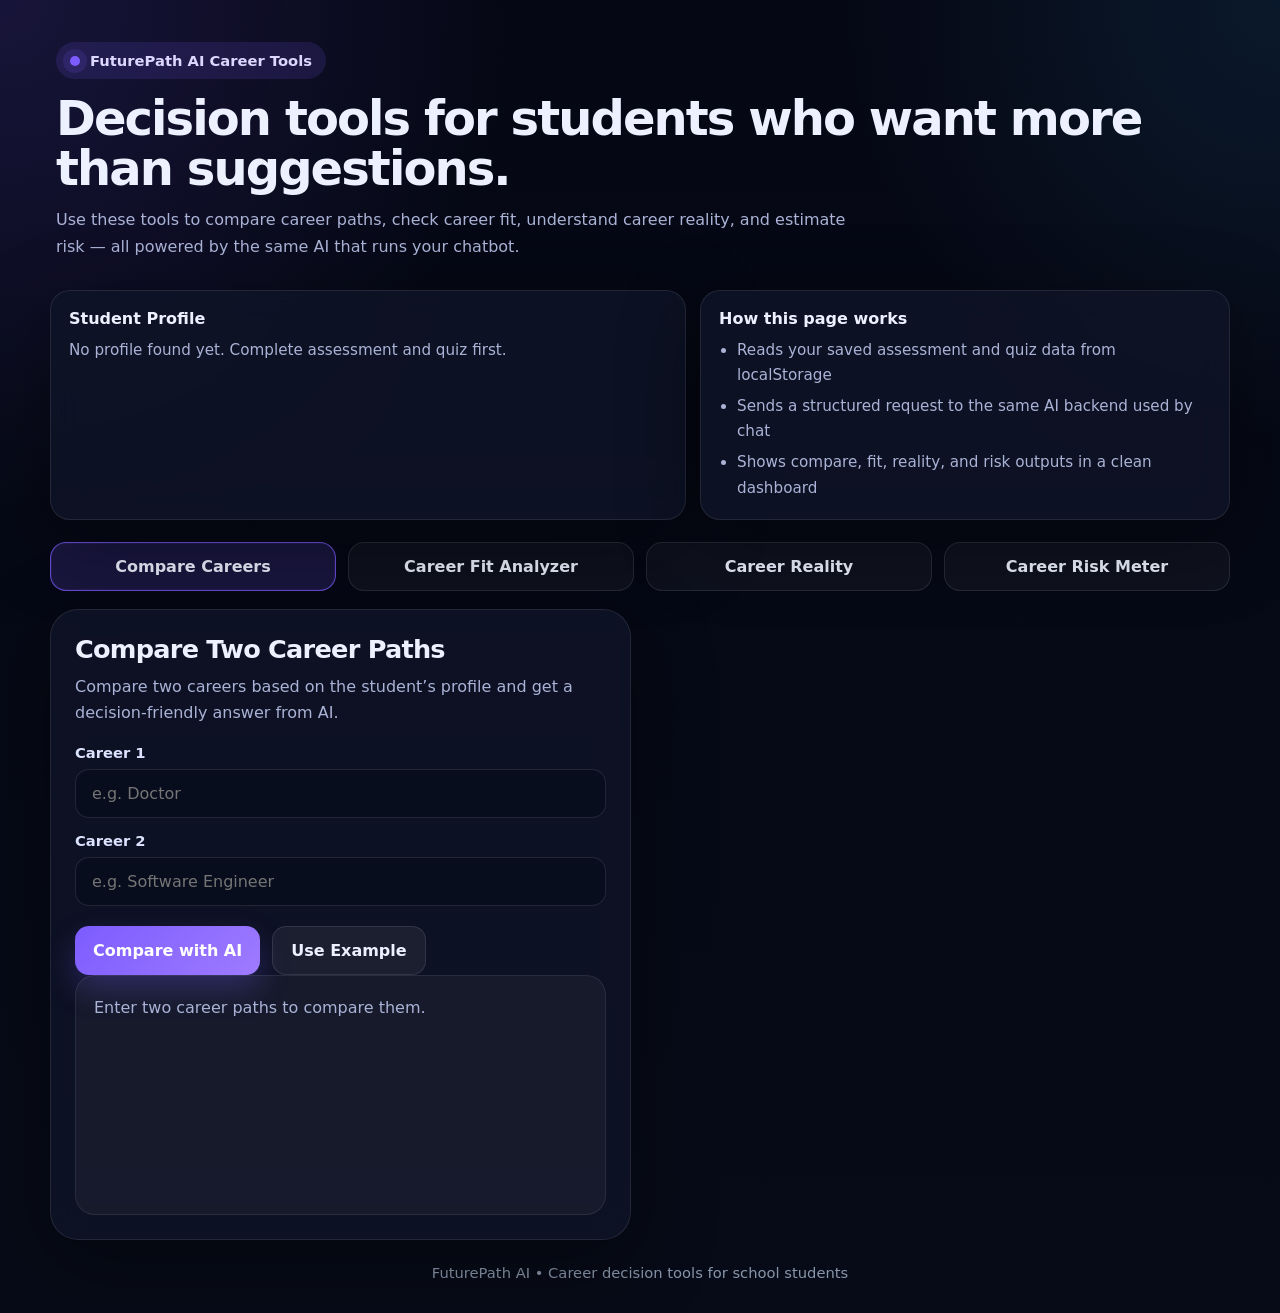
<file: tools.html>
<!DOCTYPE html>
<html lang="en">
<head>
  <meta charset="UTF-8" />
  <meta name="viewport" content="width=device-width, initial-scale=1.0" />
  <meta name="theme-color" content="#070b17" />
  <title>FuturePath AI | Career Tools</title>
  <style>
    :root {
      --bg: #070b17;
      --panel: rgba(15, 20, 40, 0.82);
      --panel-2: rgba(255, 255, 255, 0.04);
      --border: rgba(255, 255, 255, 0.09);
      --text: #edf1ff;
      --muted: #aab3d6;
      --accent: #7c5cff;
      --accent-2: #22c55e;
      --accent-3: #38bdf8;
      --danger: #ef4444;
      --warning: #f59e0b;
      --shadow: 0 22px 80px rgba(0, 0, 0, 0.38);
      --radius-xl: 28px;
      --radius-lg: 20px;
      --radius-md: 14px;
      --transition: 200ms ease;
    }

    * { box-sizing: border-box; }
    html, body {
      margin: 0;
      min-height: 100%;
      font-family: Inter, ui-sans-serif, system-ui, -apple-system, BlinkMacSystemFont, "Segoe UI", sans-serif;
      background:
        radial-gradient(circle at top left, rgba(124, 92, 255, 0.16), transparent 28%),
        radial-gradient(circle at top right, rgba(56, 189, 248, 0.10), transparent 24%),
        linear-gradient(180deg, #050714 0%, #070b17 100%);
      color: var(--text);
    }

    body { overflow-x: hidden; }

    .page {
      min-height: 100vh;
      padding: 24px;
      display: grid;
      place-items: center;
    }

    .container { width: min(1180px, 100%); }

    .hero {
      margin-bottom: 18px;
      padding: 18px 6px 8px;
    }

    .badge {
      display: inline-flex;
      align-items: center;
      gap: 10px;
      padding: 10px 14px;
      border-radius: 999px;
      background: rgba(124, 92, 255, 0.14);
      color: #ddd6ff;
      font-size: 0.92rem;
      font-weight: 700;
      margin-bottom: 14px;
    }

    .badge .dot {
      width: 10px;
      height: 10px;
      border-radius: 50%;
      background: var(--accent);
      box-shadow: 0 0 0 7px rgba(124, 92, 255, 0.14);
    }

    .hero h1 {
      margin: 0;
      font-size: clamp(2rem, 4vw, 3rem);
      line-height: 1.05;
      letter-spacing: -0.04em;
    }

    .hero p {
      margin: 12px 0 0;
      max-width: 78ch;
      color: var(--muted);
      line-height: 1.7;
      font-size: 1rem;
    }

    .profile-bar {
      display: grid;
      grid-template-columns: 1.2fr 1fr;
      gap: 14px;
      margin: 22px 0;
    }

    .profile-card {
      border: 1px solid var(--border);
      background: var(--panel);
      border-radius: var(--radius-lg);
      padding: 18px;
      box-shadow: var(--shadow);
      backdrop-filter: blur(16px);
    }

    .profile-card h3 {
      margin: 0 0 10px;
      font-size: 1rem;
    }

    .profile-card p,
    .profile-card li {
      color: var(--muted);
      line-height: 1.65;
      margin: 0;
      font-size: 0.95rem;
    }

    .profile-list {
      margin: 0;
      padding-left: 18px;
      display: grid;
      gap: 6px;
    }

    .tabs {
      display: grid;
      grid-template-columns: repeat(4, minmax(0, 1fr));
      gap: 12px;
      margin-bottom: 18px;
    }

    .tab-btn {
      border: 1px solid rgba(255,255,255,0.10);
      background: rgba(255,255,255,0.04);
      color: var(--text);
      border-radius: 16px;
      padding: 14px 14px;
      cursor: pointer;
      font: inherit;
      font-weight: 700;
      transition: transform var(--transition), background var(--transition), border-color var(--transition);
    }

    .tab-btn:hover,
    .tab-btn:focus-visible {
      transform: translateY(-1px);
      border-color: rgba(124,92,255,0.5);
      background: rgba(124,92,255,0.10);
      outline: none;
    }

    .tab-btn.active {
      background: rgba(124,92,255,0.18);
      border-color: rgba(124,92,255,0.8);
      box-shadow: inset 0 0 0 1px rgba(124,92,255,0.1);
    }

    .tool-grid {
      display: grid;
      grid-template-columns: 1fr 1fr;
      gap: 18px;
    }

    .card {
      border: 1px solid var(--border);
      background: var(--panel);
      box-shadow: var(--shadow);
      backdrop-filter: blur(16px);
      border-radius: var(--radius-xl);
      padding: 24px;
    }

    .card h2 {
      margin: 0 0 10px;
      font-size: clamp(1.25rem, 2vw, 1.7rem);
      letter-spacing: -0.03em;
    }

    .card p.lead {
      margin: 0 0 18px;
      color: var(--muted);
      line-height: 1.65;
    }

    .field {
      display: grid;
      gap: 8px;
      margin-bottom: 14px;
    }

    .field label {
      font-size: 0.92rem;
      color: #dce3ff;
      font-weight: 600;
    }

    .field input,
    .field select,
    .field textarea {
      width: 100%;
      border-radius: 14px;
      border: 1px solid rgba(255,255,255,0.10);
      background: rgba(8, 12, 28, 0.68);
      color: var(--text);
      padding: 14px 16px;
      font: inherit;
      outline: none;
      transition: border-color var(--transition), background var(--transition);
    }

    .field input:focus,
    .field select:focus,
    .field textarea:focus {
      border-color: rgba(124,92,255,0.75);
      background: rgba(10, 16, 36, 0.84);
    }

    .field textarea {
      resize: vertical;
      min-height: 110px;
    }

    .button-row {
      display: flex;
      gap: 12px;
      flex-wrap: wrap;
      margin-top: 6px;
    }

    .btn {
      border: 0;
      border-radius: 14px;
      padding: 14px 18px;
      font: inherit;
      font-weight: 800;
      cursor: pointer;
      transition: transform var(--transition), opacity var(--transition), background var(--transition);
    }

    .btn:hover,
    .btn:focus-visible {
      transform: translateY(-1px);
      outline: none;
    }

    .btn-primary {
      background: linear-gradient(135deg, var(--accent), #9f7bff);
      color: white;
      box-shadow: 0 14px 30px rgba(124, 92, 255, 0.25);
    }

    .btn-secondary {
      background: rgba(255, 255, 255, 0.06);
      color: var(--text);
      border: 1px solid rgba(255, 255, 255, 0.10);
    }

    .btn:disabled {
      cursor: not-allowed;
      opacity: 0.6;
    }

    .output {
      border-radius: var(--radius-lg);
      border: 1px solid rgba(255, 255, 255, 0.08);
      background: rgba(255, 255, 255, 0.04);
      padding: 18px;
      min-height: 240px;
      line-height: 1.7;
      color: var(--text);
      white-space: pre-wrap;
    }

    .output.muted { color: var(--muted); }

    .score-pill {
      display: inline-flex;
      align-items: center;
      gap: 8px;
      width: fit-content;
      padding: 8px 12px;
      border-radius: 999px;
      background: rgba(124, 92, 255, 0.14);
      color: #ddd6ff;
      font-size: 0.88rem;
      font-weight: 700;
      margin-top: 10px;
    }

    .result-card {
      border-radius: 18px;
      border: 1px solid rgba(255,255,255,0.08);
      background: rgba(2, 6, 23, 0.35);
      padding: 16px;
    }

    .result-card h4 {
      margin: 0 0 8px;
      font-size: 0.98rem;
    }

    .result-card p {
      margin: 0;
      color: var(--muted);
      line-height: 1.6;
      font-size: 0.92rem;
    }

    .big-result {
      margin-top: 14px;
      border-radius: 18px;
      border: 1px solid rgba(124,92,255,0.22);
      background: rgba(124,92,255,0.08);
      padding: 16px;
    }

    .big-result strong {
      display: block;
      margin-bottom: 8px;
      font-size: 1rem;
    }

    .risk-meter {
      margin-top: 12px;
      border-radius: 999px;
      height: 16px;
      overflow: hidden;
      background: rgba(255,255,255,0.10);
      border: 1px solid rgba(255,255,255,0.08);
    }

    .risk-fill {
      height: 100%;
      width: 0%;
      transition: width 300ms ease;
      background: linear-gradient(90deg, #22c55e, #f59e0b, #ef4444);
    }

    .small-note {
      color: var(--muted);
      font-size: 0.9rem;
      margin-top: 10px;
      line-height: 1.6;
    }

    .section { display: none; }
    .section.active { display: grid; }
    .full-span { grid-column: 1 / -1; }

    .loader-line {
      color: var(--muted);
      font-size: 0.92rem;
      margin-top: 10px;
    }

    .footer {
      padding: 24px 6px 8px;
      text-align: center;
      color: rgba(148,163,184,0.92);
      font-size: 0.92rem;
    }

    @media (max-width: 980px) {
      .profile-bar,
      .tool-grid,
      .tabs {
        grid-template-columns: 1fr;
      }
    }

    @media (max-width: 640px) {
      .page { padding: 14px; }
      .card { padding: 18px; border-radius: 22px; }
      .button-row { flex-direction: column; }
      .btn { width: 100%; }
    }
  </style>
</head>
<body>
  <main class="page">
    <div class="container">
      <header class="hero">
        <div class="badge"><span class="dot"></span> FuturePath AI Career Tools</div>
        <h1>Decision tools for students who want more than suggestions.</h1>
        <p>
          Use these tools to compare career paths, check career fit, understand career reality, and estimate risk —
          all powered by the same AI that runs your chatbot.
        </p>
      </header>

      <section class="profile-bar">
        <div class="profile-card">
          <h3>Student Profile</h3>
          <p id="profileSummary">Loading profile...</p>
        </div>
        <div class="profile-card">
          <h3>How this page works</h3>
          <ul class="profile-list">
            <li>Reads your saved assessment and quiz data from localStorage</li>
            <li>Sends a structured request to the same AI backend used by chat</li>
            <li>Shows compare, fit, reality, and risk outputs in a clean dashboard</li>
          </ul>
        </div>
      </section>

      <div class="tabs" role="tablist" aria-label="Career tools">
        <button class="tab-btn active" data-tab="compare" type="button">Compare Careers</button>
        <button class="tab-btn" data-tab="fit" type="button">Career Fit Analyzer</button>
        <button class="tab-btn" data-tab="reality" type="button">Career Reality</button>
        <button class="tab-btn" data-tab="risk" type="button">Career Risk Meter</button>
      </div>

      <section class="tool-grid">
        <!-- COMPARE -->
        <article class="card section active" id="compareSection">
          <div class="full-span">
            <h2>Compare Two Career Paths</h2>
            <p class="lead">Compare two careers based on the student’s profile and get a decision-friendly answer from AI.</p>
          </div>

          <div class="field">
            <label for="careerA">Career 1</label>
            <input id="careerA" type="text" placeholder="e.g. Doctor" />
          </div>
          <div class="field">
            <label for="careerB">Career 2</label>
            <input id="careerB" type="text" placeholder="e.g. Software Engineer" />
          </div>

          <div class="button-row full-span">
            <button class="btn btn-primary" id="compareBtn" type="button">Compare with AI</button>
            <button class="btn btn-secondary" id="compareExampleBtn" type="button">Use Example</button>
          </div>

          <div class="output full-span muted" id="compareOutput">Enter two career paths to compare them.</div>
        </article>

        <!-- FIT ANALYZER -->
        <article class="card section" id="fitSection">
          <div class="full-span">
            <h2>Career Fit Analyzer</h2>
            <p class="lead">Check how well a career matches the student profile and where the gap may be.</p>
          </div>

          <div class="field full-span">
            <label for="fitCareer">Career to analyze</label>
            <input id="fitCareer" type="text" placeholder="e.g. Chartered Accountant" />
          </div>

          <div class="button-row full-span">
            <button class="btn btn-primary" id="fitBtn" type="button">Analyze with AI</button>
            <button class="btn btn-secondary" id="fitExampleBtn" type="button">Use Example</button>
          </div>

          <div class="output full-span muted" id="fitOutput">Enter a career to see the fit analysis.</div>
        </article>

        <!-- REALITY -->
        <article class="card section" id="realitySection">
          <div class="full-span">
            <h2>Career Reality</h2>
            <p class="lead">See the real-world side of a career — demand, effort, salary, and challenges.</p>
          </div>

          <div class="field full-span">
            <label for="realityCareer">Career to check</label>
            <input id="realityCareer" type="text" placeholder="e.g. Data Scientist" />
          </div>

          <div class="button-row full-span">
            <button class="btn btn-primary" id="realityBtn" type="button">Show reality</button>
            <button class="btn btn-secondary" id="realityExampleBtn" type="button">Use Example</button>
          </div>

          <div class="output full-span muted" id="realityOutput">Enter a career to understand its reality.</div>
        </article>

        <!-- RISK -->
        <article class="card section" id="riskSection">
          <div class="full-span">
            <h2>Career Risk Meter</h2>
            <p class="lead">Estimate how risky a career is for the current student profile. Higher risk means more preparation is needed.</p>
          </div>

          <div class="field full-span">
            <label for="riskCareer">Career to assess</label>
            <input id="riskCareer" type="text" placeholder="e.g. Pilot" />
          </div>

          <div class="button-row full-span">
            <button class="btn btn-primary" id="riskBtn" type="button">Check risk</button>
            <button class="btn btn-secondary" id="riskExampleBtn" type="button">Use Example</button>
          </div>

          <div class="output full-span muted" id="riskOutput">Enter a career to estimate the risk level.</div>
          <div class="risk-meter full-span" aria-hidden="true"><div class="risk-fill" id="riskFill"></div></div>
          <div class="small-note full-span" id="riskNote">Risk score will appear here after analysis.</div>
        </article>
      </section>

      <div class="footer">FuturePath AI • Career decision tools for school students</div>
    </div>
  </main>

  <script>
    const STORAGE_PROFILE_KEY = "studentProfile";
    const STORAGE_QUIZ_KEY = "quizResult";

    const API_BASE_URL = "https://futurepath-ai-k0e1.onrender.com";

    const profile = (() => {
      try {
        return JSON.parse(localStorage.getItem(STORAGE_PROFILE_KEY) || "null");
      } catch {
        return null;
      }
    })();

    const quiz = (() => {
      try {
        return JSON.parse(localStorage.getItem(STORAGE_QUIZ_KEY) || "null");
      } catch {
        return null;
      }
    })();

    const profileSummaryEl = document.getElementById("profileSummary");
    const tabs = [...document.querySelectorAll(".tab-btn")];
    const sections = {
      compare: document.getElementById("compareSection"),
      fit: document.getElementById("fitSection"),
      reality: document.getElementById("realitySection"),
      risk: document.getElementById("riskSection")
    };

    const compareA = document.getElementById("careerA");
    const compareB = document.getElementById("careerB");
    const compareBtn = document.getElementById("compareBtn");
    const compareExampleBtn = document.getElementById("compareExampleBtn");
    const compareOutput = document.getElementById("compareOutput");

    const fitCareer = document.getElementById("fitCareer");
    const fitBtn = document.getElementById("fitBtn");
    const fitExampleBtn = document.getElementById("fitExampleBtn");
    const fitOutput = document.getElementById("fitOutput");

    const realityCareer = document.getElementById("realityCareer");
    const realityBtn = document.getElementById("realityBtn");
    const realityExampleBtn = document.getElementById("realityExampleBtn");
    const realityOutput = document.getElementById("realityOutput");

    const riskCareer = document.getElementById("riskCareer");
    const riskBtn = document.getElementById("riskBtn");
    const riskExampleBtn = document.getElementById("riskExampleBtn");
    const riskOutput = document.getElementById("riskOutput");
    const riskFill = document.getElementById("riskFill");
    const riskNote = document.getElementById("riskNote");

    const safeText = (value) => String(value || "").trim();
    const lower = (value) => safeText(value).toLowerCase();

    function profileText() {
      if (!profile) return "No profile found yet. Complete assessment and quiz first.";
      const parts = [];
      if (profile.classLevel) parts.push(`Class: ${profile.classLevel}`);
      if (profile.stream) parts.push(`Stream: ${profile.stream}`);
      if (Array.isArray(profile.interests) && profile.interests.length) parts.push(`Interests: ${profile.interests.slice(0, 3).join(", ")}`);
      if (Array.isArray(profile.subjects) && profile.subjects.length) parts.push(`Subjects: ${profile.subjects.slice(0, 3).join(", ")}`);
      if (profile.goal) parts.push(`Goal: ${profile.goal}`);
      if (quiz && Array.isArray(quiz.topRecommendations) && quiz.topRecommendations.length) {
        parts.push(`Quiz top path: ${quiz.topRecommendations[0].track}`);
      }
      return parts.join(" • ") || "Profile exists, but it is empty.";
    }

    profileSummaryEl.textContent = profileText();

    function setActiveTab(tab) {
      tabs.forEach(btn => btn.classList.toggle("active", btn.dataset.tab === tab));
      Object.entries(sections).forEach(([key, section]) => section.classList.toggle("active", key === tab));
    }

    tabs.forEach(btn => btn.addEventListener("click", () => setActiveTab(btn.dataset.tab)));

    function buildPrompt(toolType, payload) {
      const baseContext = `
Student profile:
${profileText()}

Quiz result:
${quiz ? JSON.stringify(quiz, null, 2) : "No quiz result found."}
`.trim();

      if (toolType === "compare") {
        return `You are FuturePath AI. Compare these two careers for the student using the given profile and quiz result.

Rules:
- Give a structured comparison.
- Include: Education time, Difficulty, Cost, Salary, Work-life balance, Real-world challenge, Final verdict.
- Clearly say which career is better for the student and why.
- Mention why the other career is less suitable.
- Keep the answer school-student friendly and honest.

Career 1: ${payload.careerA}
Career 2: ${payload.careerB}

${baseContext}`;
      }

      if (toolType === "fit") {
        return `You are FuturePath AI. Analyze how well this career fits the student.

Rules:
- Give a fit score from 0 to 100.
- Explain why it fits.
- Explain possible skill gaps or mismatch.
- Give a final recommendation: strong fit / moderate fit / low fit.
- Be honest and practical.

Career: ${payload.career}

${baseContext}`;
      }

      if (toolType === "reality") {
        return `You are FuturePath AI. Explain the real-world reality of this career for a school student.

Rules:
- Cover: demand, salary reality, competition, effort required, and challenges.
- Be realistic, not sugar-coated.
- Mention whether the career is growing, stable, or highly competitive.
- End with practical advice.

Career: ${payload.career}

${baseContext}`;
      }

      if (toolType === "risk") {
        return `You are FuturePath AI. Estimate the career risk for this student.

Rules:
- Give a risk score from 0 to 100.
- Classify it as Low / Medium / High risk.
- Explain the main risk factors.
- Explain what the student should do to reduce the risk.
- Keep it honest and actionable.

Career: ${payload.career}

${baseContext}`;
      }

      return `${payload.career || ""}\n\n${baseContext}`;
    }

    async function askAI(toolType, payload, outputEl) {
      outputEl.classList.remove("muted");
      outputEl.textContent = "Analyzing with AI...";

      try {
        const response = await fetch(`${API_BASE_URL}/chat`, {
          method: "POST",
          headers: {
            "Content-Type": "application/json"
          },
          body: JSON.stringify({
            user_id: "career_tools_user",
            message: buildPrompt(toolType, payload),
            history: [],
            profile,
            quiz
          })
        });

        const data = await response.json();
        if (!response.ok) {
          throw new Error(data?.error || "Request failed");
        }

        outputEl.textContent = data.reply || "No response received from AI.";
      } catch (err) {
        outputEl.classList.add("muted");
        outputEl.textContent = `Unable to reach the AI backend. Make sure Flask is running locally, or use the deployed site.\n\n${err.message || err}`;
      }
    }

    compareBtn.addEventListener("click", () => {
      const a = safeText(compareA.value);
      const b = safeText(compareB.value);
      if (!a || !b) {
        compareOutput.classList.add("muted");
        compareOutput.textContent = "Please enter two careers to compare.";
        return;
      }
      askAI("compare", { careerA: a, careerB: b }, compareOutput);
    });

    compareExampleBtn.addEventListener("click", () => {
      compareA.value = "Doctor";
      compareB.value = "Software Engineer";
      askAI("compare", { careerA: compareA.value, careerB: compareB.value }, compareOutput);
    });

    fitBtn.addEventListener("click", () => {
      const career = safeText(fitCareer.value);
      if (!career) {
        fitOutput.classList.add("muted");
        fitOutput.textContent = "Please enter a career to analyze.";
        return;
      }
      askAI("fit", { career }, fitOutput);
    });

    fitExampleBtn.addEventListener("click", () => {
      fitCareer.value = "Chartered Accountant";
      askAI("fit", { career: fitCareer.value }, fitOutput);
    });

    realityBtn.addEventListener("click", () => {
      const career = safeText(realityCareer.value);
      if (!career) {
        realityOutput.classList.add("muted");
        realityOutput.textContent = "Please enter a career to understand its reality.";
        return;
      }
      askAI("reality", { career }, realityOutput);
    });

    realityExampleBtn.addEventListener("click", () => {
      realityCareer.value = "Data Scientist";
      askAI("reality", { career: realityCareer.value }, realityOutput);
    });

    riskBtn.addEventListener("click", async () => {
      const career = safeText(riskCareer.value);
      if (!career) {
        riskOutput.classList.add("muted");
        riskOutput.textContent = "Please enter a career to estimate the risk.";
        riskFill.style.width = "0%";
        riskNote.textContent = "Risk score will appear here after analysis.";
        return;
      }
      await askAI("risk", { career }, riskOutput);

      const text = riskOutput.textContent || "";
      const match = text.match(/(?:Risk score|score)\D*(\d{1,3})/i);
      const score = match ? Math.max(0, Math.min(100, parseInt(match[1], 10))) : 0;
      riskFill.style.width = `${score}%`;
      riskNote.textContent = score >= 70
        ? "High risk means the career needs stronger preparation and a backup plan."
        : score >= 40
          ? "Medium risk means the path is possible, but preparation matters a lot."
          : "Low risk means the current profile looks relatively aligned with this career.";
    });

    riskExampleBtn.addEventListener("click", async () => {
      riskCareer.value = "Pilot";
      await riskBtn.click();
    });

    // Optional demo hints
    if (profile?.goal) {
      fitCareer.placeholder = `e.g. ${profile.goal}`;
      realityCareer.placeholder = `e.g. ${profile.goal}`;
      riskCareer.placeholder = `e.g. ${profile.goal}`;
    }

    if (quiz?.topRecommendations?.length) {
      const top = quiz.topRecommendations[0]?.track || "";
      compareOutput.textContent = `Tip: You can compare a career from the quiz output with another option. Top quiz path: ${top}`;
    }
  </script>
</body>
</html>
</file>
